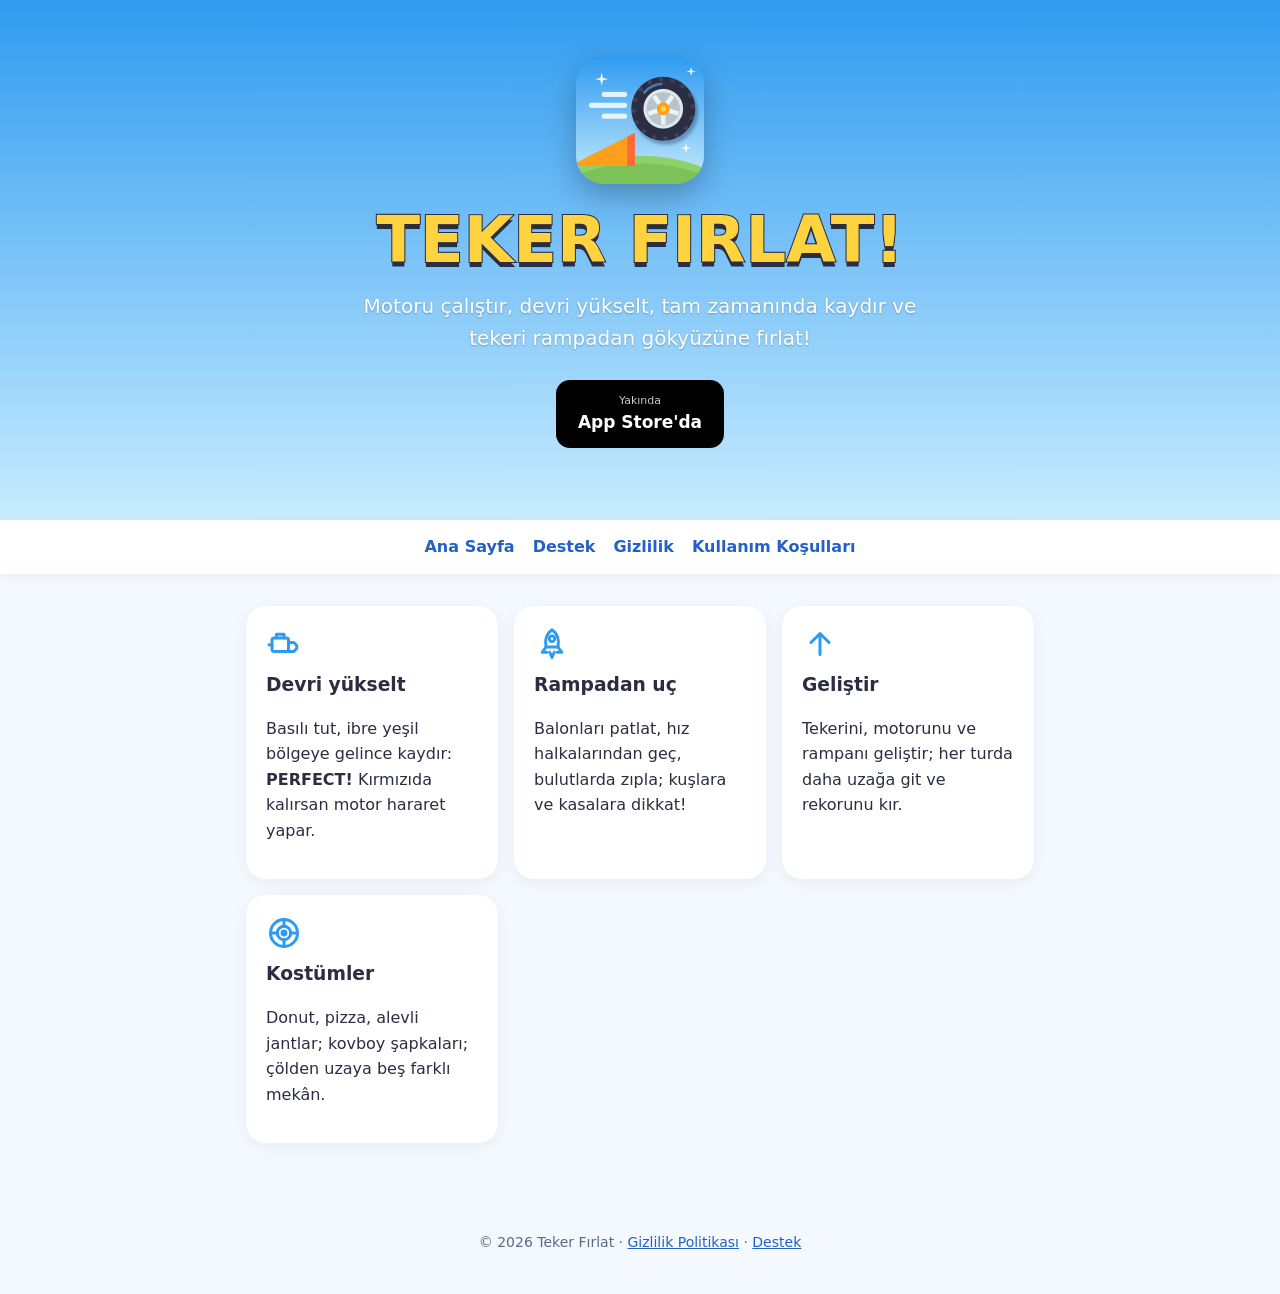
<file: index.html>
<!doctype html>
<html lang="tr">
  <head>
    <meta charset="UTF-8" />
    <meta http-equiv="Content-Security-Policy" content="default-src 'none'; style-src 'self'; img-src 'self'; base-uri 'self'; form-action 'none'" />
    <meta name="referrer" content="strict-origin-when-cross-origin" />
    <meta name="viewport" content="width=device-width, initial-scale=1" />
    <title>Teker Fırlat — Motoru çalıştır, tekeri fırlat!</title>
    <meta name="description" content="Teker Fırlat: devri yükselt, tam zamanında fırlat, rampadan uç! Ücretsiz hyper-casual 3D mobil oyun." />
    <meta property="og:title" content="Teker Fırlat" />
    <meta property="og:description" content="Motoru çalıştır, devri yükselt, tekeri rampadan uçur!" />
    <meta property="og:image" content="https://simm194512-glitch.github.io/spinwheel/assets/icon-512.png" />
    <meta property="og:url" content="https://simm194512-glitch.github.io/spinwheel/" />
    <link rel="canonical" href="https://simm194512-glitch.github.io/spinwheel/" />
    <!-- App Store yayınlandıktan sonra Safari akıllı banner'ı için app-id'yi yazın -->
    <!-- <meta name="apple-itunes-app" content="app-id=0000000000" /> -->
    <link rel="icon" href="assets/favicon.png" />
    <link rel="apple-touch-icon" href="assets/apple-touch-icon.png" />
    <link rel="stylesheet" href="assets/site.css" />
  </head>
  <body>
    <header class="hero">
      <img class="icon" src="assets/icon-512.png" alt="Teker Fırlat uygulama ikonu" width="128" height="128" />
      <h1>TEKER FIRLAT!</h1>
      <p>Motoru çalıştır, devri yükselt, tam zamanında kaydır ve tekeri rampadan gökyüzüne fırlat!</p>
      <!-- Yayından sonra href'i App Store bağlantısıyla değiştirin -->
      <a class="badge" href="#" aria-label="App Store'dan indir"><small>Yakında</small>App Store'da</a>
    </header>

    <nav class="top">
      <a href="index.html">Ana Sayfa</a>
      <a href="support.html">Destek</a>
      <a href="privacy.html">Gizlilik</a>
      <a href="terms.html">Kullanım Koşulları</a>
    </nav>

    <main>
      <div class="grid">
        <div class="card">
          <div class="icon"><svg class="ico" viewBox="0 0 24 24" aria-hidden="true" fill="none" stroke="currentColor" stroke-width="2" stroke-linecap="round" stroke-linejoin="round"><rect x="4" y="8" width="11" height="9" rx="1.5"/><path d="M15 11h3.5l2 2v2l-2 2H15M7 8V5.5h5V8M4 12.5H2"/></svg></div>
          <h3>Devri yükselt</h3>
          <p>Basılı tut, ibre yeşil bölgeye gelince kaydır: <b>PERFECT!</b> Kırmızıda kalırsan motor hararet yapar.</p>
        </div>
        <div class="card">
          <div class="icon"><svg class="ico" viewBox="0 0 24 24" aria-hidden="true" fill="none" stroke="currentColor" stroke-width="2" stroke-linecap="round" stroke-linejoin="round"><path d="M12 2.5c3.5 2.5 5 6.5 4 11.5H8c-1-5 .5-9 4-11.5z"/><circle cx="12" cy="8.5" r="1.8"/><path d="M8 14l-2.5 3.5H8.5M16 14l2.5 3.5h-3M10.5 17.5l1.5 3.5 1.5-3.5"/></svg></div>
          <h3>Rampadan uç</h3>
          <p>Balonları patlat, hız halkalarından geç, bulutlarda zıpla; kuşlara ve kasalara dikkat!</p>
        </div>
        <div class="card">
          <div class="icon"><svg class="ico" viewBox="0 0 24 24" aria-hidden="true" fill="none" stroke="currentColor" stroke-width="2" stroke-linecap="round" stroke-linejoin="round"><path d="M12 19V6M6 11l6-6 6 6"/></svg></div>
          <h3>Geliştir</h3>
          <p>Tekerini, motorunu ve rampanı geliştir; her turda daha uzağa git ve rekorunu kır.</p>
        </div>
        <div class="card">
          <div class="icon"><svg class="ico" viewBox="0 0 24 24" aria-hidden="true" fill="none" stroke="currentColor" stroke-width="2" stroke-linecap="round" stroke-linejoin="round"><circle cx="12" cy="12" r="9"/><circle cx="12" cy="12" r="4.5"/><circle cx="12" cy="12" r="1.3" fill="currentColor"/><path d="M12 7.5V3M12 21v-4.5M7.5 12H3M21 12h-4.5"/></svg></div>
          <h3>Kostümler</h3>
          <p>Donut, pizza, alevli jantlar; kovboy şapkaları; çölden uzaya beş farklı mekân.</p>
        </div>
      </div>
    </main>

    <footer>
      © 2026 Teker Fırlat · <a href="privacy.html">Gizlilik Politikası</a> · <a href="support.html">Destek</a>
    </footer>
  </body>
</html>
</file>
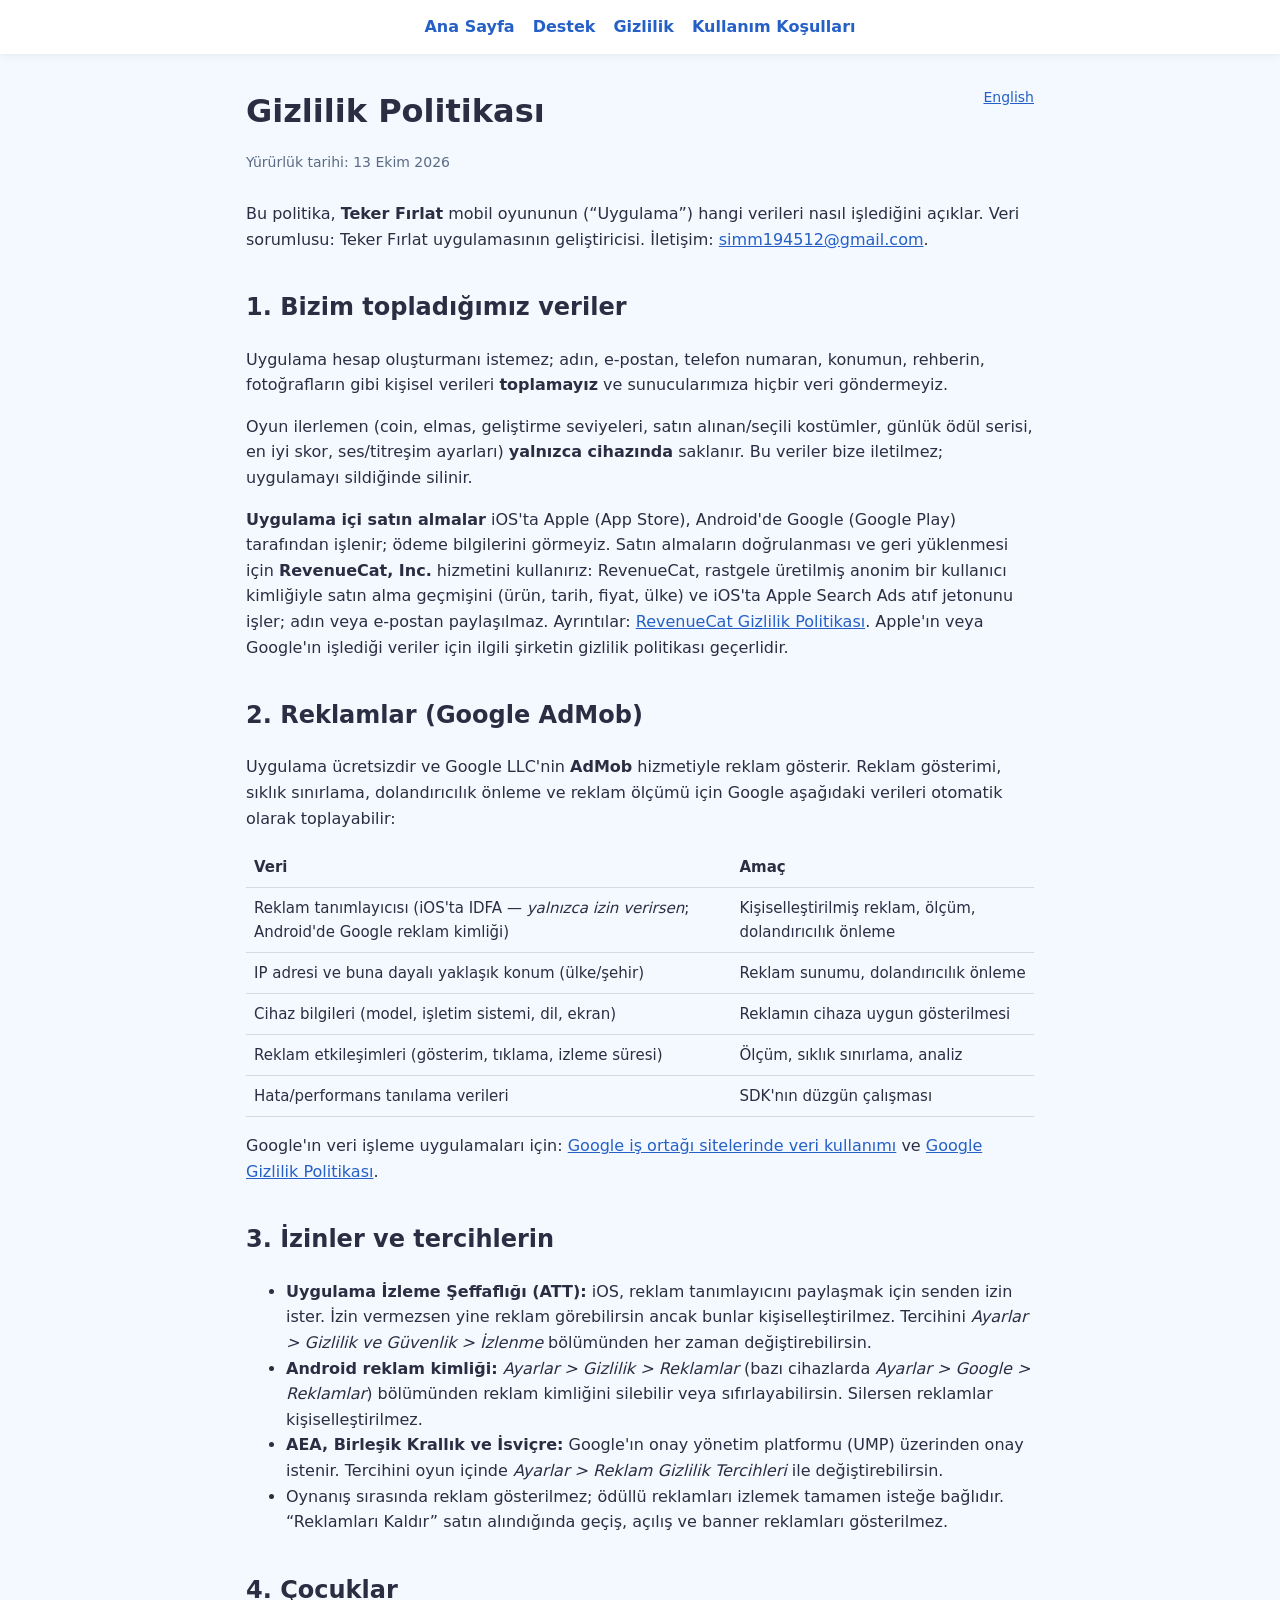
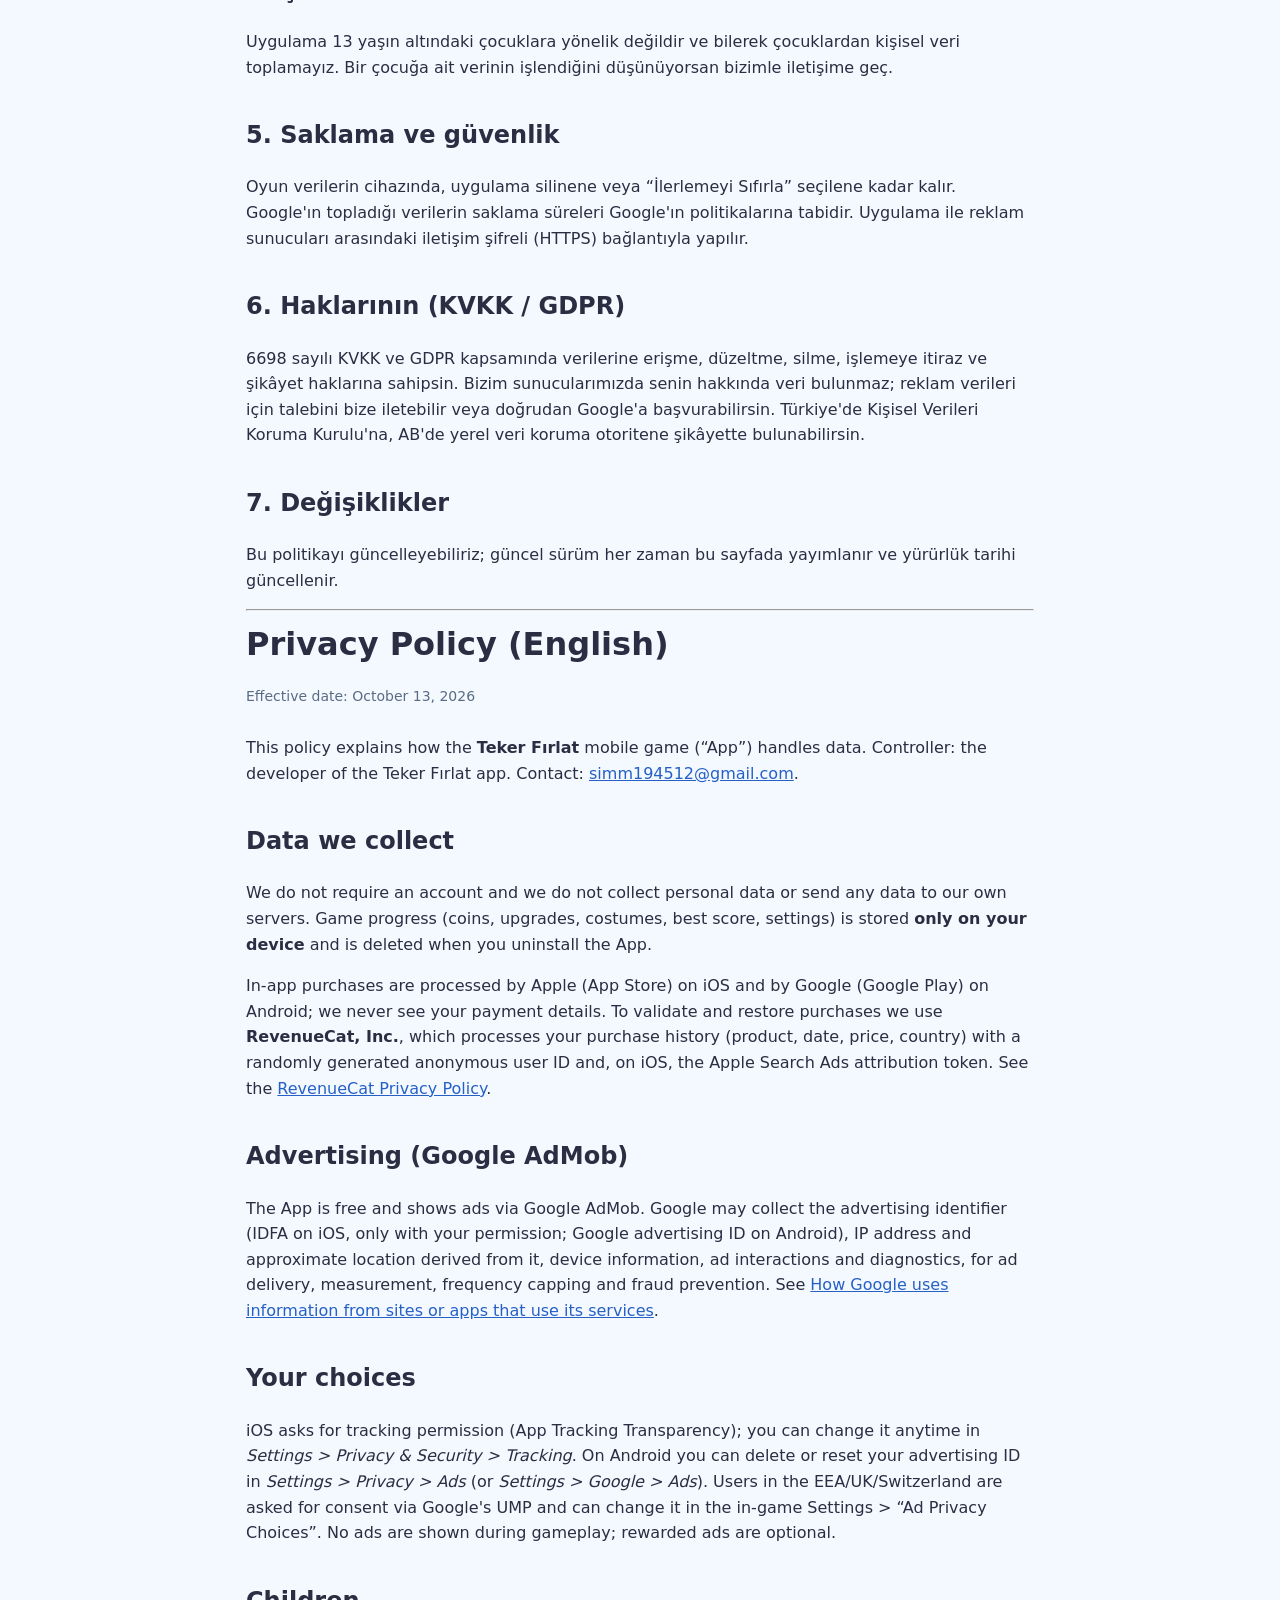
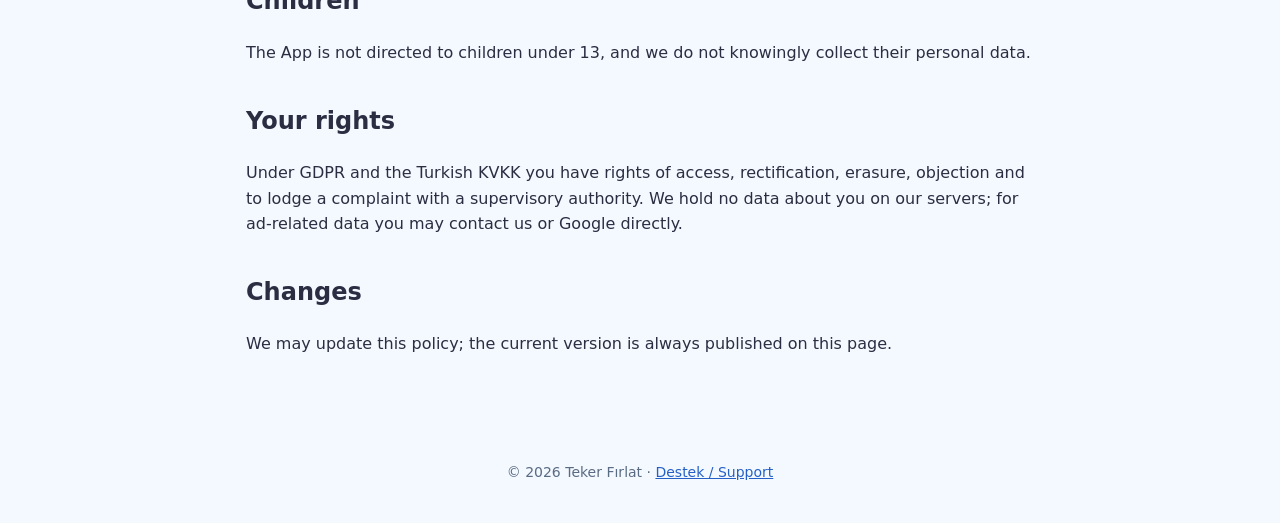
<file: privacy.html>
<!doctype html>
<html lang="tr">
  <head>
    <meta charset="UTF-8" />
    <meta http-equiv="Content-Security-Policy" content="default-src 'none'; style-src 'self'; img-src 'self'; base-uri 'self'; form-action 'none'" />
    <meta name="referrer" content="strict-origin-when-cross-origin" />
    <meta name="viewport" content="width=device-width, initial-scale=1" />
    <title>Gizlilik Politikası — Teker Fırlat</title>
    <link rel="canonical" href="https://simm194512-glitch.github.io/spinwheel/privacy.html" />
    <link rel="icon" href="assets/favicon.png" />
    <link rel="stylesheet" href="assets/site.css" />
  </head>
  <body>
    <nav class="top">
      <a href="index.html">Ana Sayfa</a>
      <a href="support.html">Destek</a>
      <a href="privacy.html">Gizlilik</a>
      <a href="terms.html">Kullanım Koşulları</a>
    </nav>
    <main>
      <a class="lang-switch" href="#english">English</a>
      <h1 class="page">Gizlilik Politikası</h1>
      <p class="updated">Yürürlük tarihi: 13 Ekim 2026</p>

      <p>
        Bu politika, <b>Teker Fırlat</b> mobil oyununun (“Uygulama”) hangi verileri nasıl işlediğini açıklar.
        Veri sorumlusu: Teker Fırlat uygulamasının geliştiricisi.
        İletişim: <a href="mailto:simm194512@gmail.com">simm194512@gmail.com</a>.
      </p>

      <h2>1. Bizim topladığımız veriler</h2>
      <p>
        Uygulama hesap oluşturmanı istemez; adın, e-postan, telefon numaran, konumun, rehberin, fotoğrafların
        gibi kişisel verileri <b>toplamayız</b> ve sunucularımıza hiçbir veri göndermeyiz.
      </p>
      <p>
        Oyun ilerlemen (coin, elmas, geliştirme seviyeleri, satın alınan/seçili kostümler, günlük ödül serisi,
        en iyi skor, ses/titreşim ayarları) <b>yalnızca cihazında</b> saklanır. Bu veriler bize iletilmez;
        uygulamayı sildiğinde silinir.
      </p>
      <p>
        <b>Uygulama içi satın almalar</b> iOS'ta Apple (App Store), Android'de Google (Google Play) tarafından
        işlenir; ödeme bilgilerini görmeyiz.
        Satın almaların doğrulanması ve geri yüklenmesi için <b>RevenueCat, Inc.</b> hizmetini kullanırız:
        RevenueCat, rastgele üretilmiş anonim bir kullanıcı kimliğiyle satın alma geçmişini (ürün, tarih, fiyat,
        ülke) ve iOS'ta Apple Search Ads atıf jetonunu işler; adın veya e-postan paylaşılmaz. Ayrıntılar:
        <a href="https://www.revenuecat.com/privacy" target="_blank" rel="noopener noreferrer">RevenueCat Gizlilik Politikası</a>.
        Apple'ın veya Google'ın işlediği veriler için ilgili şirketin gizlilik politikası geçerlidir.
      </p>

      <h2>2. Reklamlar (Google AdMob)</h2>
      <p>
        Uygulama ücretsizdir ve Google LLC'nin <b>AdMob</b> hizmetiyle reklam gösterir. Reklam gösterimi,
        sıklık sınırlama, dolandırıcılık önleme ve reklam ölçümü için Google aşağıdaki verileri otomatik olarak
        toplayabilir:
      </p>
      <table>
        <tr><th>Veri</th><th>Amaç</th></tr>
        <tr><td>Reklam tanımlayıcısı (iOS'ta IDFA — <i>yalnızca izin verirsen</i>; Android'de Google reklam kimliği)</td><td>Kişiselleştirilmiş reklam, ölçüm, dolandırıcılık önleme</td></tr>
        <tr><td>IP adresi ve buna dayalı yaklaşık konum (ülke/şehir)</td><td>Reklam sunumu, dolandırıcılık önleme</td></tr>
        <tr><td>Cihaz bilgileri (model, işletim sistemi, dil, ekran)</td><td>Reklamın cihaza uygun gösterilmesi</td></tr>
        <tr><td>Reklam etkileşimleri (gösterim, tıklama, izleme süresi)</td><td>Ölçüm, sıklık sınırlama, analiz</td></tr>
        <tr><td>Hata/performans tanılama verileri</td><td>SDK'nın düzgün çalışması</td></tr>
      </table>
      <p>
        Google'ın veri işleme uygulamaları için:
        <a href="https://policies.google.com/technologies/partner-sites" target="_blank" rel="noopener noreferrer">Google iş ortağı sitelerinde veri kullanımı</a>
        ve <a href="https://policies.google.com/privacy" target="_blank" rel="noopener noreferrer">Google Gizlilik Politikası</a>.
      </p>

      <h2>3. İzinler ve tercihlerin</h2>
      <ul>
        <li>
          <b>Uygulama İzleme Şeffaflığı (ATT):</b> iOS, reklam tanımlayıcını paylaşmak için senden izin ister.
          İzin vermezsen yine reklam görebilirsin ancak bunlar kişiselleştirilmez. Tercihini
          <i>Ayarlar &gt; Gizlilik ve Güvenlik &gt; İzlenme</i> bölümünden her zaman değiştirebilirsin.
        </li>
        <li>
          <b>Android reklam kimliği:</b> <i>Ayarlar &gt; Gizlilik &gt; Reklamlar</i> (bazı cihazlarda
          <i>Ayarlar &gt; Google &gt; Reklamlar</i>) bölümünden reklam kimliğini silebilir veya sıfırlayabilirsin.
          Silersen reklamlar kişiselleştirilmez.
        </li>
        <li>
          <b>AEA, Birleşik Krallık ve İsviçre:</b> Google'ın onay yönetim platformu (UMP) üzerinden onay
          istenir. Tercihini oyun içinde <i>Ayarlar &gt; Reklam Gizlilik Tercihleri</i> ile değiştirebilirsin.
        </li>
        <li>Oynanış sırasında reklam gösterilmez; ödüllü reklamları izlemek tamamen isteğe bağlıdır.
          “Reklamları Kaldır” satın alındığında geçiş, açılış ve banner reklamları gösterilmez.</li>
      </ul>

      <h2>4. Çocuklar</h2>
      <p>
        Uygulama 13 yaşın altındaki çocuklara yönelik değildir ve bilerek çocuklardan kişisel veri toplamayız.
        Bir çocuğa ait verinin işlendiğini düşünüyorsan bizimle iletişime geç.
      </p>

      <h2>5. Saklama ve güvenlik</h2>
      <p>
        Oyun verilerin cihazında, uygulama silinene veya “İlerlemeyi Sıfırla” seçilene kadar kalır. Google'ın
        topladığı verilerin saklama süreleri Google'ın politikalarına tabidir. Uygulama ile reklam sunucuları
        arasındaki iletişim şifreli (HTTPS) bağlantıyla yapılır.
      </p>

      <h2>6. Haklarının (KVKK / GDPR)</h2>
      <p>
        6698 sayılı KVKK ve GDPR kapsamında verilerine erişme, düzeltme, silme, işlemeye itiraz ve şikâyet
        haklarına sahipsin. Bizim sunucularımızda senin hakkında veri bulunmaz; reklam verileri için talebini
        bize iletebilir veya doğrudan Google'a başvurabilirsin. Türkiye'de Kişisel Verileri Koruma Kurulu'na,
        AB'de yerel veri koruma otoritene şikâyette bulunabilirsin.
      </p>

      <h2>7. Değişiklikler</h2>
      <p>Bu politikayı güncelleyebiliriz; güncel sürüm her zaman bu sayfada yayımlanır ve yürürlük tarihi güncellenir.</p>

      <hr />

      <h1 class="page" id="english">Privacy Policy (English)</h1>
      <p class="updated">Effective date: October 13, 2026</p>
      <p>
        This policy explains how the <b>Teker Fırlat</b> mobile game (“App”) handles data. Controller:
        the developer of the Teker Fırlat app. Contact:
        <a href="mailto:simm194512@gmail.com">simm194512@gmail.com</a>.
      </p>
      <h2>Data we collect</h2>
      <p>
        We do not require an account and we do not collect personal data or send any data to our own servers.
        Game progress (coins, upgrades, costumes, best score, settings) is stored <b>only on your device</b>
        and is deleted when you uninstall the App.
      </p>
      <p>
        In-app purchases are processed by Apple (App Store) on iOS and by Google (Google Play) on Android; we never
        see your payment details. To validate and restore purchases we use <b>RevenueCat, Inc.</b>, which processes
        your purchase history (product, date, price, country) with a randomly generated anonymous user ID and, on iOS,
        the Apple Search Ads attribution token. See the
        <a href="https://www.revenuecat.com/privacy" target="_blank" rel="noopener noreferrer">RevenueCat Privacy Policy</a>.
      </p>
      <h2>Advertising (Google AdMob)</h2>
      <p>
        The App is free and shows ads via Google AdMob. Google may collect the advertising identifier (IDFA on iOS,
        only with your permission; Google advertising ID on Android), IP address and approximate location derived
        from it, device information,
        ad interactions and diagnostics, for ad delivery, measurement, frequency capping and fraud prevention.
        See <a href="https://policies.google.com/technologies/partner-sites" target="_blank" rel="noopener noreferrer">How Google uses information from sites or apps that use its services</a>.
      </p>
      <h2>Your choices</h2>
      <p>
        iOS asks for tracking permission (App Tracking Transparency); you can change it anytime in
        <i>Settings &gt; Privacy &amp; Security &gt; Tracking</i>. On Android you can delete or reset your advertising ID in
        <i>Settings &gt; Privacy &gt; Ads</i> (or <i>Settings &gt; Google &gt; Ads</i>). Users in the EEA/UK/Switzerland are asked for consent
        via Google's UMP and can change it in the in-game Settings &gt; “Ad Privacy Choices”. No ads are shown
        during gameplay; rewarded ads are optional.
      </p>
      <h2>Children</h2>
      <p>The App is not directed to children under 13, and we do not knowingly collect their personal data.</p>
      <h2>Your rights</h2>
      <p>
        Under GDPR and the Turkish KVKK you have rights of access, rectification, erasure, objection and to lodge
        a complaint with a supervisory authority. We hold no data about you on our servers; for ad-related data
        you may contact us or Google directly.
      </p>
      <h2>Changes</h2>
      <p>We may update this policy; the current version is always published on this page.</p>
    </main>
    <footer>© 2026 Teker Fırlat · <a href="support.html">Destek / Support</a></footer>
  </body>
</html>
</file>
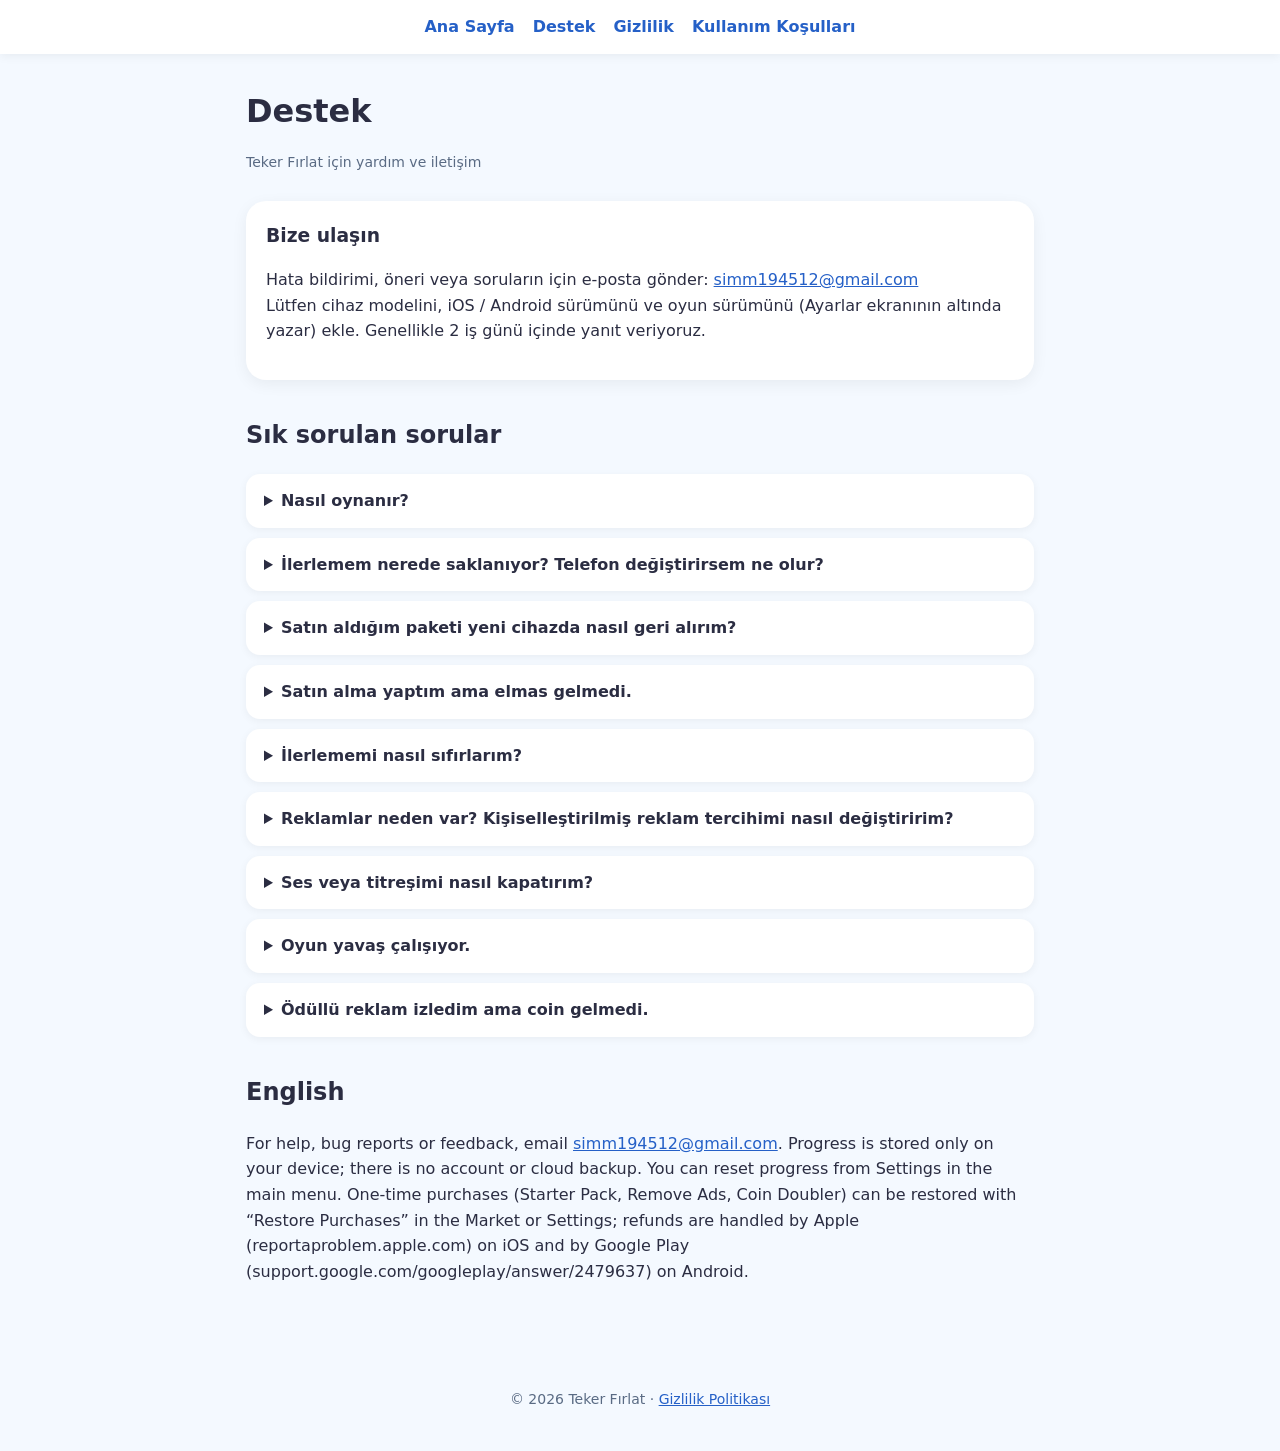
<file: support.html>
<!doctype html>
<html lang="tr">
  <head>
    <meta charset="UTF-8" />
    <meta http-equiv="Content-Security-Policy" content="default-src 'none'; style-src 'self'; img-src 'self'; base-uri 'self'; form-action 'none'" />
    <meta name="referrer" content="strict-origin-when-cross-origin" />
    <meta name="viewport" content="width=device-width, initial-scale=1" />
    <title>Destek — Teker Fırlat</title>
    <link rel="canonical" href="https://simm194512-glitch.github.io/spinwheel/support.html" />
    <link rel="icon" href="assets/favicon.png" />
    <link rel="stylesheet" href="assets/site.css" />
  </head>
  <body>
    <nav class="top">
      <a href="index.html">Ana Sayfa</a>
      <a href="support.html">Destek</a>
      <a href="privacy.html">Gizlilik</a>
      <a href="terms.html">Kullanım Koşulları</a>
    </nav>
    <main>
      <h1 class="page">Destek</h1>
      <p class="updated">Teker Fırlat için yardım ve iletişim</p>

      <div class="card">
        <h3>Bize ulaşın</h3>
        <p>
          Hata bildirimi, öneri veya soruların için e-posta gönder:
          <a href="mailto:simm194512@gmail.com">simm194512@gmail.com</a><br />
          Lütfen cihaz modelini, iOS / Android sürümünü ve oyun sürümünü (Ayarlar ekranının altında yazar) ekle.
          Genellikle 2 iş günü içinde yanıt veriyoruz.
        </p>
      </div>

      <h2>Sık sorulan sorular</h2>
      <details>
        <summary>Nasıl oynanır?</summary>
        <p>Motoru çalıştırmak için ekrana dokun. Parmağını basılı tutarak devri yükselt. İbre yeşil bölgedeyken parmağını hızlıca kaydır: teker en yüksek hızla fırlar. Kırmızı bölgede çok kalırsan motor hararet yapar ve teker zayıf fırlar.</p>
      </details>
      <details>
        <summary>İlerlemem nerede saklanıyor? Telefon değiştirirsem ne olur?</summary>
        <p>Coin, elmas, geliştirme ve kostümlerin yalnızca cihazında saklanır. Hesap veya oyun içi bulut kaydı yoktur; uygulamayı silersen veya cihaz değiştirirsen ilerleme aktarılmaz (Android'de cihazın Google yedeklemesi açıksa, yeni cihaz kurulumunda geri gelebilir). Tek seferlik satın almalar (Başlangıç Paketi, Reklamları Kaldır, 2x Coin) geri yüklenebilir.</p>
      </details>
      <details>
        <summary>Satın aldığım paketi yeni cihazda nasıl geri alırım?</summary>
        <p>Aynı Apple Kimliği (iOS) veya Google hesabı (Android) ile giriş yap, oyunda Market (veya Ayarlar) &gt; “Satın Alımları Geri Yükle”ye dokun. Elmas paketleri tüketilebilir olduğu için geri yüklenmez.</p>
      </details>
      <details>
        <summary>Satın alma yaptım ama elmas gelmedi.</summary>
        <p>İnternet bağlantını kontrol edip oyunu yeniden aç; tamamlanmış ama teslim edilmemiş satın almalar açılışta otomatik verilir. Ödeme “onay bekliyor” durumundaysa (ör. Aile Paylaşımı onayı) onaylanınca eklenir. Sorun sürerse Ayarlar ekranının altındaki “Destek kimliği” ve Apple / Google Play makbuzundaki sipariş numarasıyla bize yaz; iade için iOS'ta reportaproblem.apple.com, Android'de Google Play iade politikası (support.google.com/googleplay/answer/2479637).</p>
      </details>
      <details>
        <summary>İlerlememi nasıl sıfırlarım?</summary>
        <p>Ana menüde Ayarlar &gt; “İlerlemeyi Sıfırla”.</p>
      </details>
      <details>
        <summary>Reklamlar neden var? Kişiselleştirilmiş reklam tercihimi nasıl değiştiririm?</summary>
        <p>Oyun ücretsizdir ve reklamlarla desteklenir. Oynanış sırasında reklam gösterilmez. İsteğe bağlı reklamları izleyerek ek coin kazanabilirsin. Takip iznini iOS <i>Ayarlar &gt; Gizlilik ve Güvenlik &gt; İzlenme</i> bölümünden değiştirebilirsin; Android'de reklam kimliğini <i>Ayarlar &gt; Gizlilik &gt; Reklamlar</i> bölümünden silebilir veya sıfırlayabilirsin. Avrupa Ekonomik Alanı / Birleşik Krallık'taysan oyun içindeki Ayarlar ekranında “Reklam Gizlilik Tercihleri” butonu görünür.</p>
      </details>
      <details>
        <summary>Ses veya titreşimi nasıl kapatırım?</summary>
        <p>Ana menüde Ayarlar &gt; Ses / Titreşim anahtarları. Telefonun sessiz modu da oyun seslerini kapatır.</p>
      </details>
      <details>
        <summary>Oyun yavaş çalışıyor.</summary>
        <p>Ayarlar ekranından Gölgeler'i “Düşük” veya “Kapalı”, Çözünürlük'ü “Düşük” yap.</p>
      </details>
      <details>
        <summary>Ödüllü reklam izledim ama coin gelmedi.</summary>
        <p>Ödül yalnızca reklam sonuna kadar izlendiğinde verilir. Sorun devam ederse cihaz modeli ve saatle birlikte bize yaz.</p>
      </details>

      <h2>English</h2>
      <p>For help, bug reports or feedback, email <a href="mailto:simm194512@gmail.com">simm194512@gmail.com</a>. Progress is stored only on your device; there is no account or cloud backup. You can reset progress from Settings in the main menu. One-time purchases (Starter Pack, Remove Ads, Coin Doubler) can be restored with “Restore Purchases” in the Market or Settings; refunds are handled by Apple (reportaproblem.apple.com) on iOS and by Google Play (support.google.com/googleplay/answer/2479637) on Android.</p>
    </main>
    <footer>© 2026 Teker Fırlat · <a href="privacy.html">Gizlilik Politikası</a></footer>
  </body>
</html>
</file>
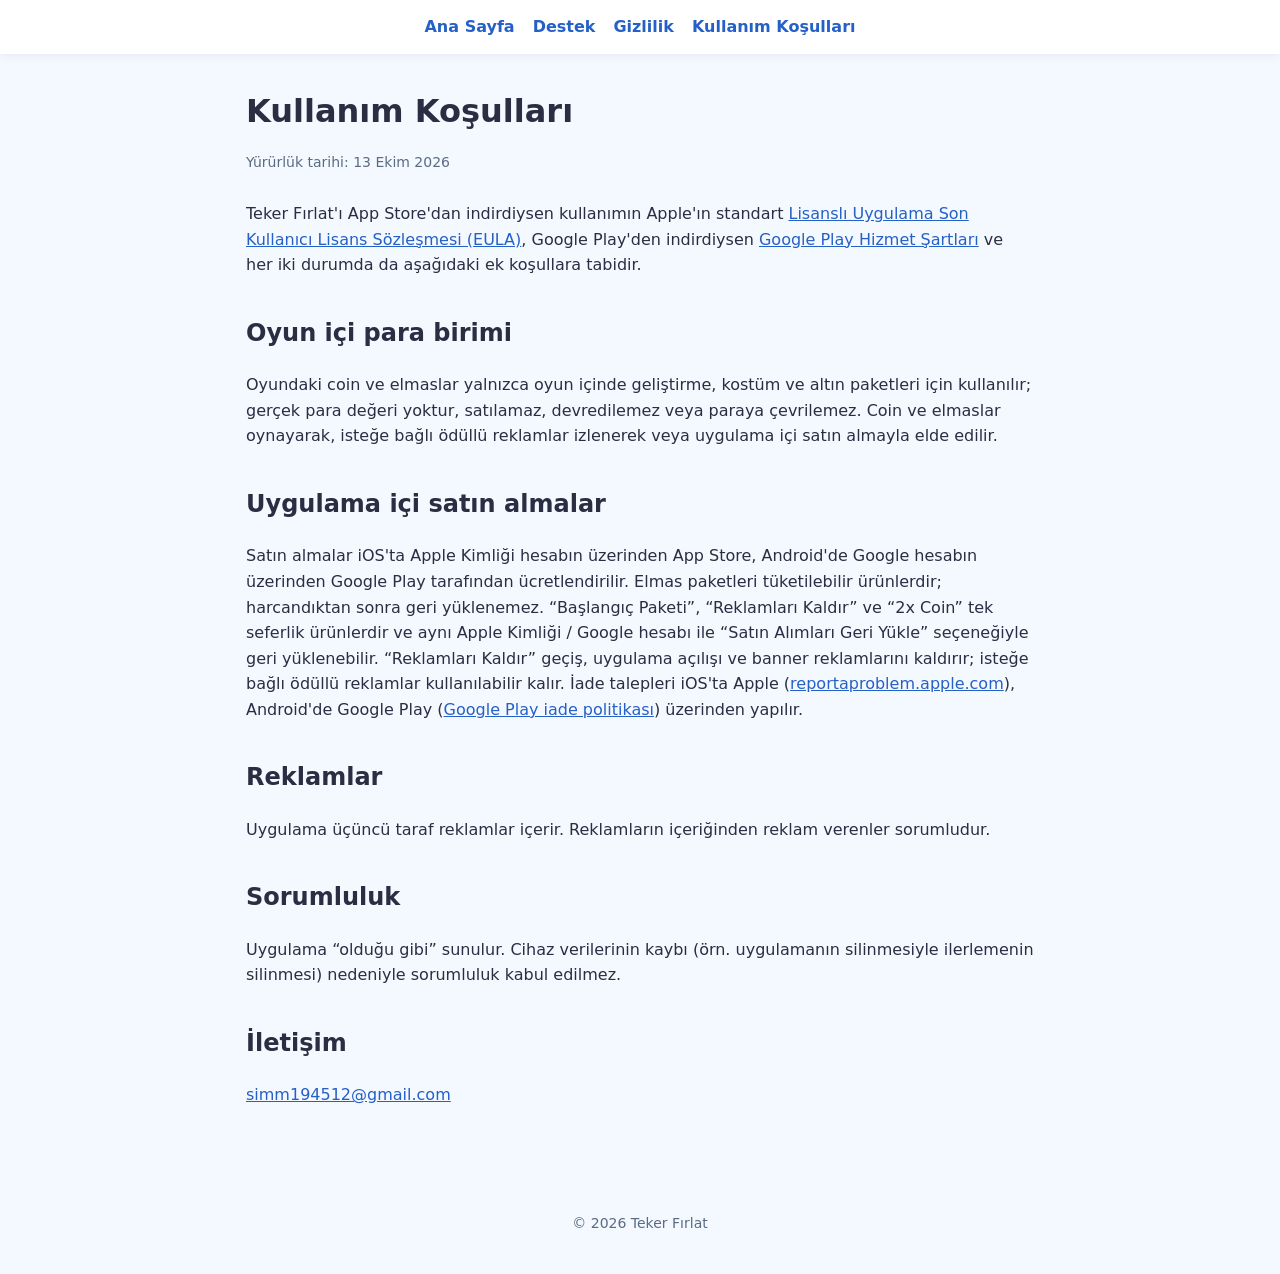
<file: terms.html>
<!doctype html>
<html lang="tr">
  <head>
    <meta charset="UTF-8" />
    <meta http-equiv="Content-Security-Policy" content="default-src 'none'; style-src 'self'; img-src 'self'; base-uri 'self'; form-action 'none'" />
    <meta name="referrer" content="strict-origin-when-cross-origin" />
    <meta name="viewport" content="width=device-width, initial-scale=1" />
    <title>Kullanım Koşulları — Teker Fırlat</title>
    <link rel="canonical" href="https://simm194512-glitch.github.io/spinwheel/terms.html" />
    <link rel="icon" href="assets/favicon.png" />
    <link rel="stylesheet" href="assets/site.css" />
  </head>
  <body>
    <nav class="top">
      <a href="index.html">Ana Sayfa</a>
      <a href="support.html">Destek</a>
      <a href="privacy.html">Gizlilik</a>
      <a href="terms.html">Kullanım Koşulları</a>
    </nav>
    <main>
      <h1 class="page">Kullanım Koşulları</h1>
      <p class="updated">Yürürlük tarihi: 13 Ekim 2026</p>

      <p>
        Teker Fırlat'ı App Store'dan indirdiysen kullanımın Apple'ın standart
        <a href="https://www.apple.com/legal/internet-services/itunes/dev/stdeula/" target="_blank" rel="noopener noreferrer">Lisanslı Uygulama Son Kullanıcı Lisans Sözleşmesi (EULA)</a>,
        Google Play'den indirdiysen
        <a href="https://play.google/intl/tr/play-terms/" target="_blank" rel="noopener noreferrer">Google Play Hizmet Şartları</a>
        ve her iki durumda da aşağıdaki ek koşullara tabidir.
      </p>
      <h2>Oyun içi para birimi</h2>
      <p>
        Oyundaki coin ve elmaslar yalnızca oyun içinde geliştirme, kostüm ve altın paketleri için kullanılır;
        gerçek para değeri yoktur, satılamaz, devredilemez veya paraya çevrilemez. Coin ve elmaslar oynayarak,
        isteğe bağlı ödüllü reklamlar izlenerek veya uygulama içi satın almayla elde edilir.
      </p>
      <h2>Uygulama içi satın almalar</h2>
      <p>
        Satın almalar iOS'ta Apple Kimliği hesabın üzerinden App Store, Android'de Google hesabın üzerinden
        Google Play tarafından ücretlendirilir. Elmas paketleri
        tüketilebilir ürünlerdir; harcandıktan sonra geri yüklenemez. “Başlangıç Paketi”, “Reklamları Kaldır”
        ve “2x Coin” tek seferlik ürünlerdir ve aynı Apple Kimliği / Google hesabı ile “Satın Alımları Geri Yükle”
        seçeneğiyle geri yüklenebilir. “Reklamları Kaldır” geçiş, uygulama açılışı ve banner reklamlarını kaldırır;
        isteğe bağlı ödüllü reklamlar kullanılabilir kalır. İade talepleri iOS'ta Apple
        (<a href="https://reportaproblem.apple.com" target="_blank" rel="noopener noreferrer">reportaproblem.apple.com</a>),
        Android'de Google Play
        (<a href="https://support.google.com/googleplay/answer/2479637?hl=tr" target="_blank" rel="noopener noreferrer">Google Play iade politikası</a>)
        üzerinden yapılır.
      </p>
      <h2>Reklamlar</h2>
      <p>Uygulama üçüncü taraf reklamlar içerir. Reklamların içeriğinden reklam verenler sorumludur.</p>
      <h2>Sorumluluk</h2>
      <p>
        Uygulama “olduğu gibi” sunulur. Cihaz verilerinin kaybı (örn. uygulamanın silinmesiyle ilerlemenin
        silinmesi) nedeniyle sorumluluk kabul edilmez.
      </p>
      <h2>İletişim</h2>
      <p><a href="mailto:simm194512@gmail.com">simm194512@gmail.com</a></p>
    </main>
    <footer>© 2026 Teker Fırlat</footer>
  </body>
</html>
</file>
<file: assets/site.css>
:root {
  --sky1: #2f9bf0;
  --sky2: #c8ecff;
  --yellow: #ffd23f;
  --dark: #2b2d42;
  --text: #2b2d42;
  --muted: #5a6b84;
  --card: #ffffff;
  --bg: #f4f9ff;
  --link: #2560c7;
  --radius: 20px;
  font-family: ui-rounded, 'SF Pro Rounded', 'Nunito', system-ui, -apple-system, sans-serif;
}
@media (prefers-color-scheme: dark) {
  :root {
    --text: #eef2f8;
    --muted: #a9b4c6;
    --card: #1d2233;
    --bg: #12151f;
    --link: #8ab8ff;
  }
}
* {
  box-sizing: border-box;
}
body {
  margin: 0;
  background: var(--bg);
  color: var(--text);
  line-height: 1.6;
}
a {
  color: var(--link);
}
.hero {
  background: linear-gradient(var(--sky1), var(--sky2));
  color: #fff;
  text-align: center;
  padding: 56px 16px 72px;
}
.hero img.icon {
  width: 128px;
  height: 128px;
  border-radius: 28px;
  box-shadow: 0 12px 30px rgba(0, 0, 0, 0.25);
}
.hero h1 {
  font-size: clamp(40px, 9vw, 64px);
  margin: 16px 0 0;
  line-height: 1;
  color: var(--yellow);
  -webkit-text-stroke: 2px var(--dark);
  paint-order: stroke fill;
  text-shadow: 0 5px 0 var(--dark);
}
.hero p {
  font-size: 20px;
  max-width: 560px;
  margin: 18px auto 0;
  color: #fff;
  text-shadow: 0 1px 2px rgba(0, 0, 0, 0.25);
}
.badge {
  display: inline-block;
  margin-top: 26px;
  background: #000;
  color: #fff;
  text-decoration: none;
  padding: 12px 22px;
  border-radius: 14px;
  font-weight: 700;
  font-size: 17px;
}
.badge small {
  display: block;
  font-weight: 500;
  font-size: 11px;
  opacity: 0.8;
}
nav.top {
  display: flex;
  gap: 18px;
  justify-content: center;
  flex-wrap: wrap;
  padding: 14px 16px;
  background: var(--card);
  box-shadow: 0 2px 10px rgba(0, 0, 0, 0.06);
  position: sticky;
  top: 0;
}
nav.top a {
  text-decoration: none;
  font-weight: 700;
}
main {
  max-width: 820px;
  margin: 0 auto;
  padding: 32px 16px 64px;
}
.grid {
  display: grid;
  grid-template-columns: repeat(auto-fit, minmax(220px, 1fr));
  gap: 16px;
}
.card {
  background: var(--card);
  border-radius: var(--radius);
  padding: 20px;
  box-shadow: 0 4px 16px rgba(0, 0, 0, 0.06);
}
.card h3 {
  margin: 0 0 6px;
}
.card .icon {
  color: var(--sky1);
}
.card .icon .ico {
  width: 36px;
  height: 36px;
}
h1.page {
  margin: 0 0 4px;
}
.updated {
  color: var(--muted);
  font-size: 14px;
  margin-bottom: 28px;
}
h2 {
  margin-top: 36px;
}
details {
  background: var(--card);
  border-radius: 14px;
  padding: 14px 18px;
  margin: 10px 0;
  box-shadow: 0 2px 8px rgba(0, 0, 0, 0.05);
}
summary {
  font-weight: 700;
  cursor: pointer;
}
table {
  width: 100%;
  border-collapse: collapse;
  font-size: 15px;
}
th,
td {
  text-align: left;
  padding: 8px;
  border-bottom: 1px solid rgba(127, 127, 127, 0.25);
  vertical-align: top;
}
.lang-switch {
  float: right;
  font-size: 14px;
}
footer {
  text-align: center;
  color: var(--muted);
  font-size: 14px;
  padding: 24px 16px 40px;
}

.hero a.on-hero {
  color: #fff;
}
</file>
